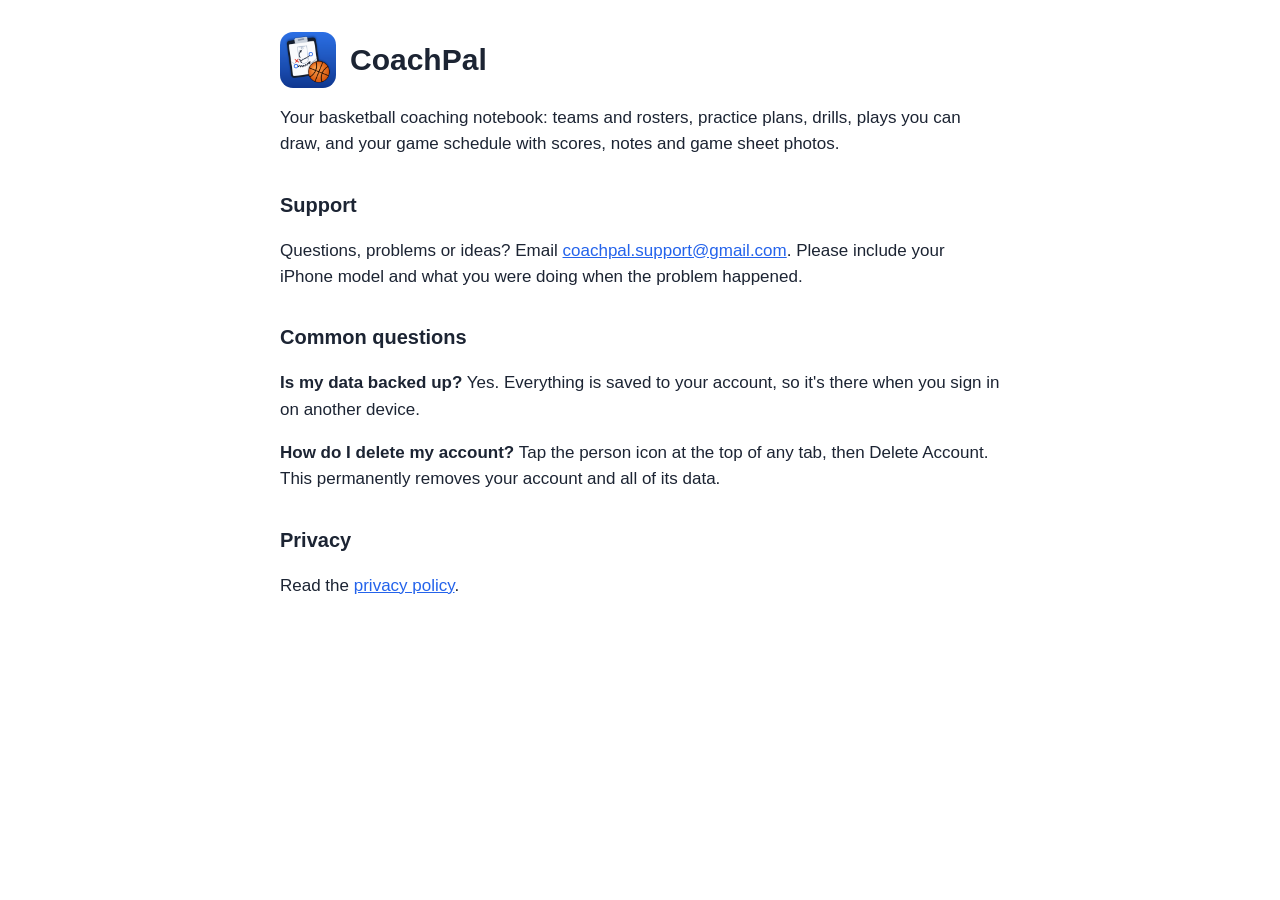
<file: index.html>
<!doctype html>
<html lang="en">
<head>
<meta charset="utf-8">
<meta name="viewport" content="width=device-width, initial-scale=1">
<title>CoachPal Support</title>
<link rel="stylesheet" href="style.css">
</head>
<body>
<main>
<header><img src="icon.png" alt=""><h1>CoachPal</h1></header>
<p>Your basketball coaching notebook: teams and rosters, practice plans, drills, plays you can draw,
and your game schedule with scores, notes and game sheet photos.</p>

<h2>Support</h2>
<p>Questions, problems or ideas? Email <a href="mailto:coachpal.support@gmail.com">coachpal.support@gmail.com</a>.
Please include your iPhone model and what you were doing when the problem happened.</p>

<h2>Common questions</h2>
<p><strong>Is my data backed up?</strong> Yes. Everything is saved to your account, so it's there when you
sign in on another device.</p>
<p><strong>How do I delete my account?</strong> Tap the person icon at the top of any tab, then
Delete Account. This permanently removes your account and all of its data.</p>

<h2>Privacy</h2>
<p>Read the <a href="privacy.html">privacy policy</a>.</p>
</main>
</body>
</html>
</file>
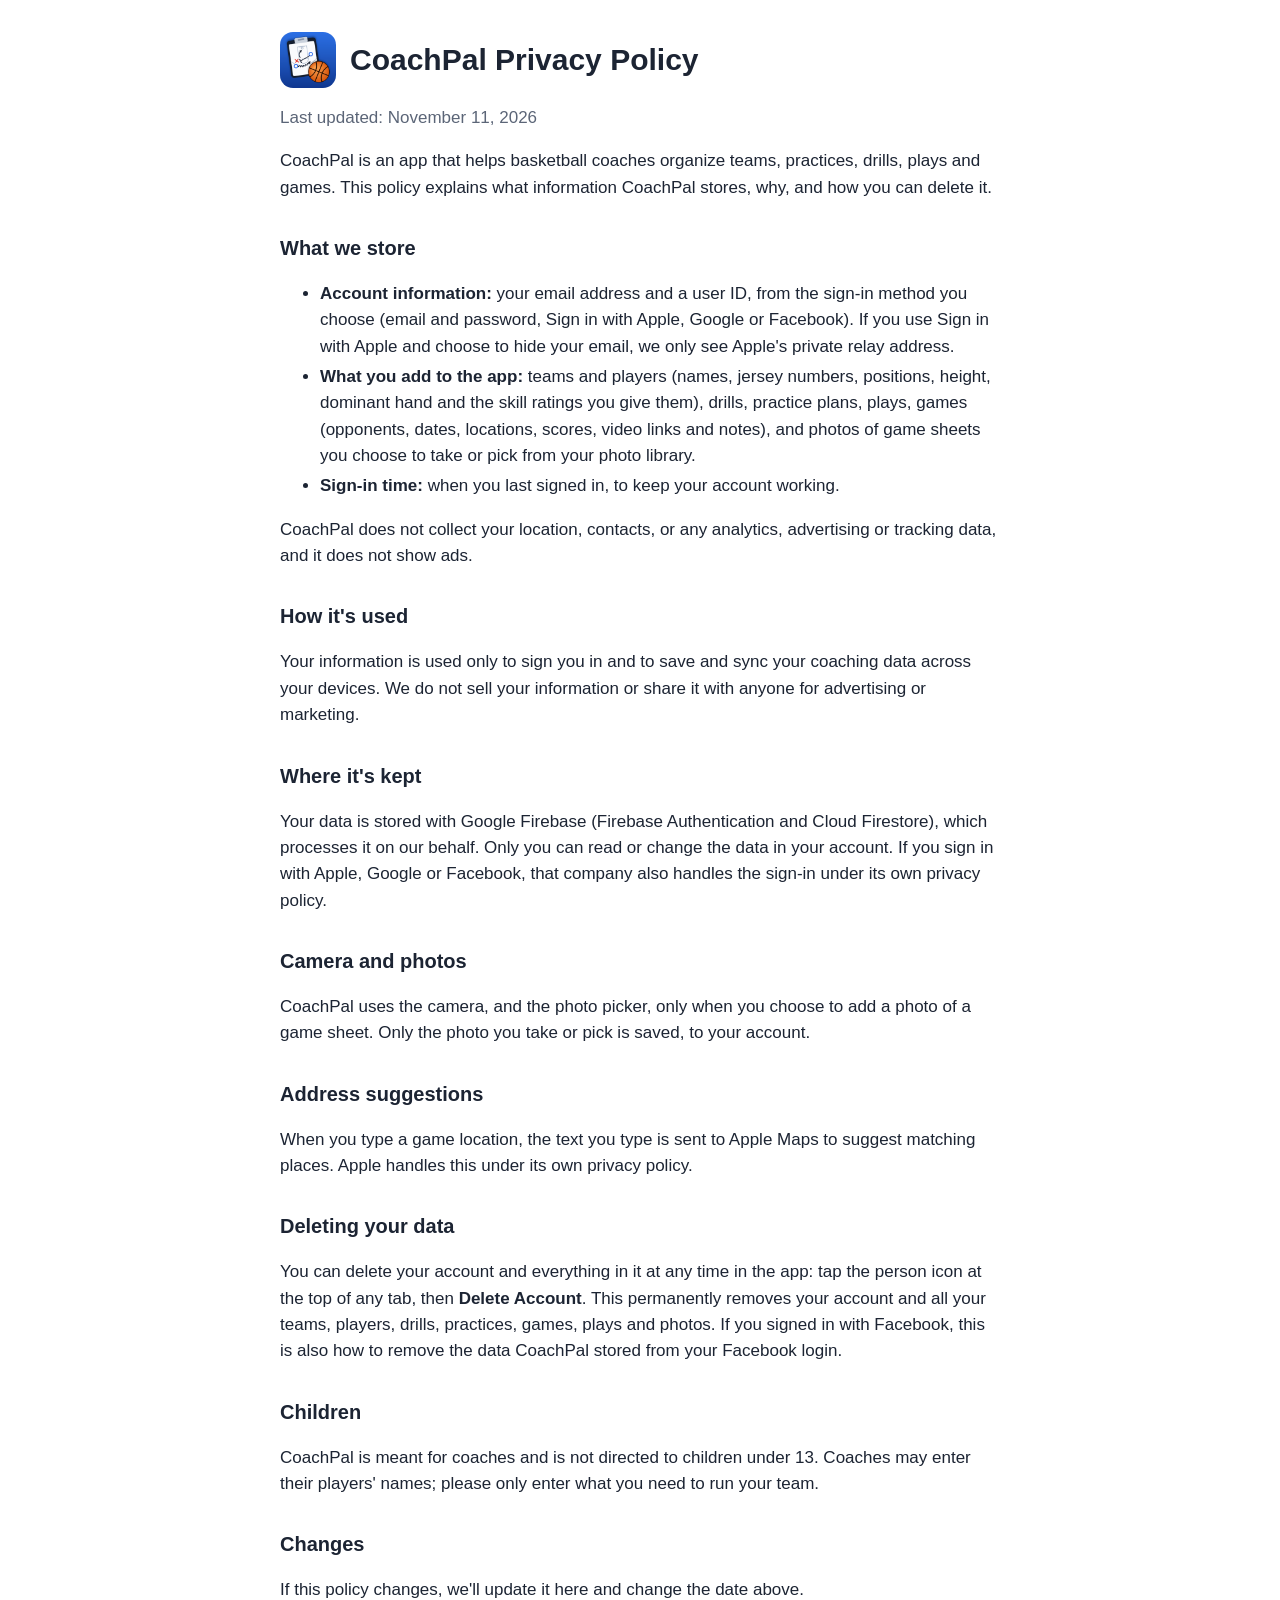
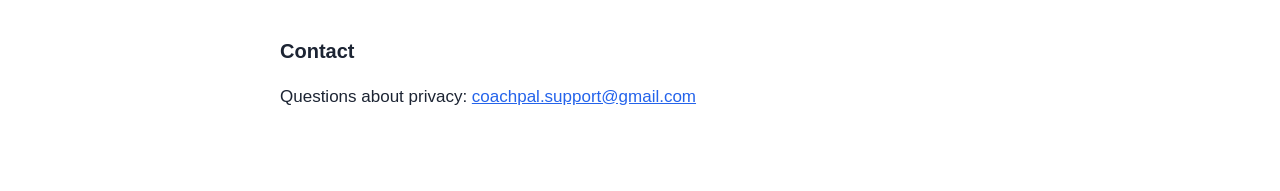
<file: privacy.html>
<!doctype html>
<html lang="en">
<head>
<meta charset="utf-8">
<meta name="viewport" content="width=device-width, initial-scale=1">
<title>CoachPal Privacy Policy</title>
<link rel="stylesheet" href="style.css">
</head>
<body>
<main>
<header><img src="icon.png" alt=""><h1>CoachPal Privacy Policy</h1></header>
<p class="muted">Last updated: November 11, 2026</p>

<p>CoachPal is an app that helps basketball coaches organize teams, practices, drills, plays and games.
This policy explains what information CoachPal stores, why, and how you can delete it.</p>

<h2>What we store</h2>
<ul>
  <li><strong>Account information:</strong> your email address and a user ID, from the sign-in method you choose
    (email and password, Sign in with Apple, Google or Facebook). If you use Sign in with Apple and choose
    to hide your email, we only see Apple's private relay address.</li>
  <li><strong>What you add to the app:</strong> teams and players (names, jersey numbers, positions, height, dominant hand and the skill ratings you give them), drills,
    practice plans, plays, games (opponents, dates, locations, scores, video links and notes), and photos of
    game sheets you choose to take or pick from your photo library.</li>
  <li><strong>Sign-in time:</strong> when you last signed in, to keep your account working.</li>
</ul>
<p>CoachPal does not collect your location, contacts, or any analytics, advertising or tracking data,
and it does not show ads.</p>

<h2>How it's used</h2>
<p>Your information is used only to sign you in and to save and sync your coaching data across your devices.
We do not sell your information or share it with anyone for advertising or marketing.</p>

<h2>Where it's kept</h2>
<p>Your data is stored with Google Firebase (Firebase Authentication and Cloud Firestore), which processes it
on our behalf. Only you can read or change the data in your account. If you sign in with Apple, Google or
Facebook, that company also handles the sign-in under its own privacy policy.</p>

<h2>Camera and photos</h2>
<p>CoachPal uses the camera, and the photo picker, only when you choose to add a photo of a game sheet.
Only the photo you take or pick is saved, to your account.</p>

<h2>Address suggestions</h2>
<p>When you type a game location, the text you type is sent to Apple Maps to suggest matching places.
Apple handles this under its own privacy policy.</p>

<h2>Deleting your data</h2>
<p>You can delete your account and everything in it at any time in the app: tap the person icon at the top
of any tab, then <strong>Delete Account</strong>. This permanently removes your account and all your teams,
players, drills, practices, games, plays and photos. If you signed in with Facebook, this is also how to
remove the data CoachPal stored from your Facebook login.</p>

<h2>Children</h2>
<p>CoachPal is meant for coaches and is not directed to children under 13. Coaches may enter their players'
names; please only enter what you need to run your team.</p>

<h2>Changes</h2>
<p>If this policy changes, we'll update it here and change the date above.</p>

<h2>Contact</h2>
<p>Questions about privacy: <a href="mailto:coachpal.support@gmail.com">coachpal.support@gmail.com</a></p>
</main>
</body>
</html>
</file>
<file: style.css>
:root { color-scheme: light dark; --fg: #1c2433; --muted: #5b6577; --bg: #ffffff; --accent: #2463eb; }
@media (prefers-color-scheme: dark) { :root { --fg: #e9edf3; --muted: #9aa7bb; --bg: #0d1119; --accent: #6a9bff; } }
body { margin: 0; background: var(--bg); color: var(--fg); font: 17px/1.55 -apple-system, BlinkMacSystemFont, "Segoe UI", sans-serif; }
main { max-width: 720px; margin: 0 auto; padding: 32px 16px 64px; }
header { display: flex; align-items: center; gap: 14px; margin-bottom: 8px; }
header img { width: 56px; height: 56px; border-radius: 13px; }
h1 { font-size: 30px; margin: 0; }
h2 { font-size: 20px; margin-top: 32px; }
a { color: var(--accent); }
.muted { color: var(--muted); }
li { margin: 4px 0; }
</file>
